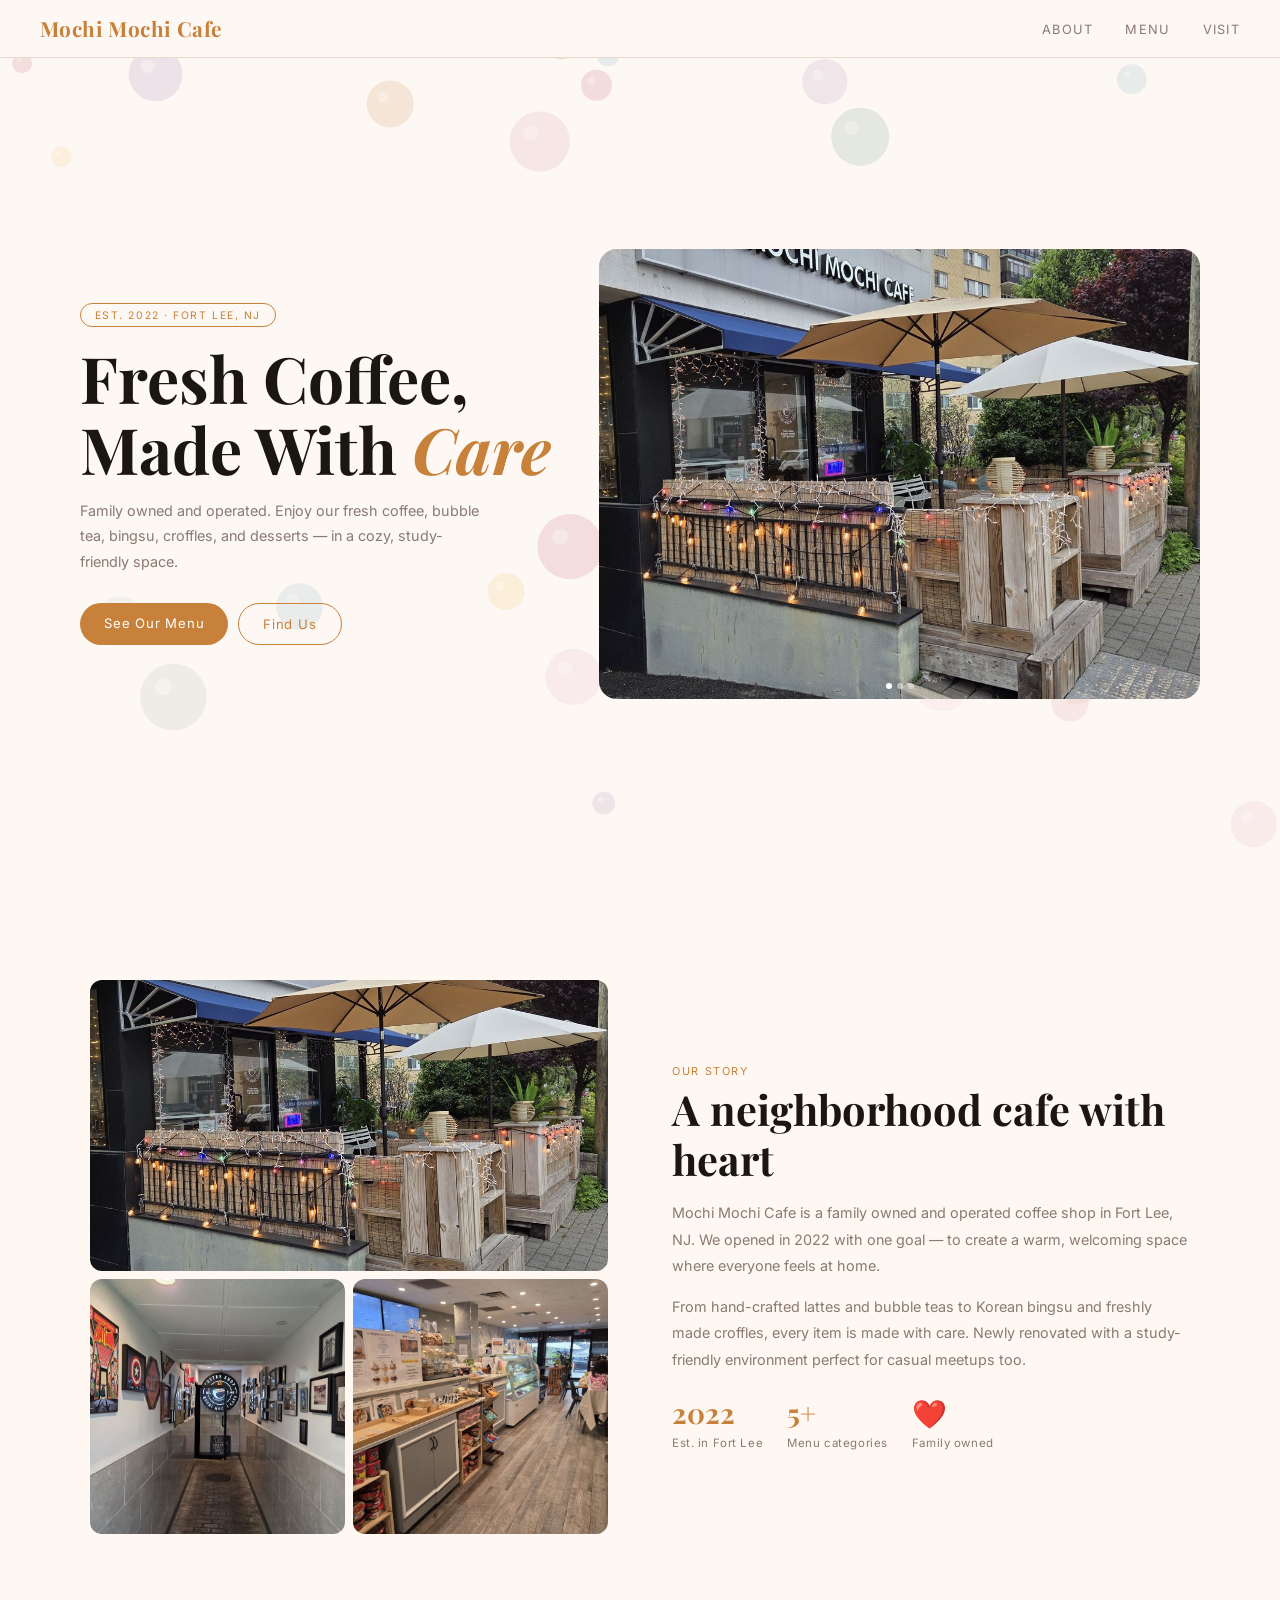
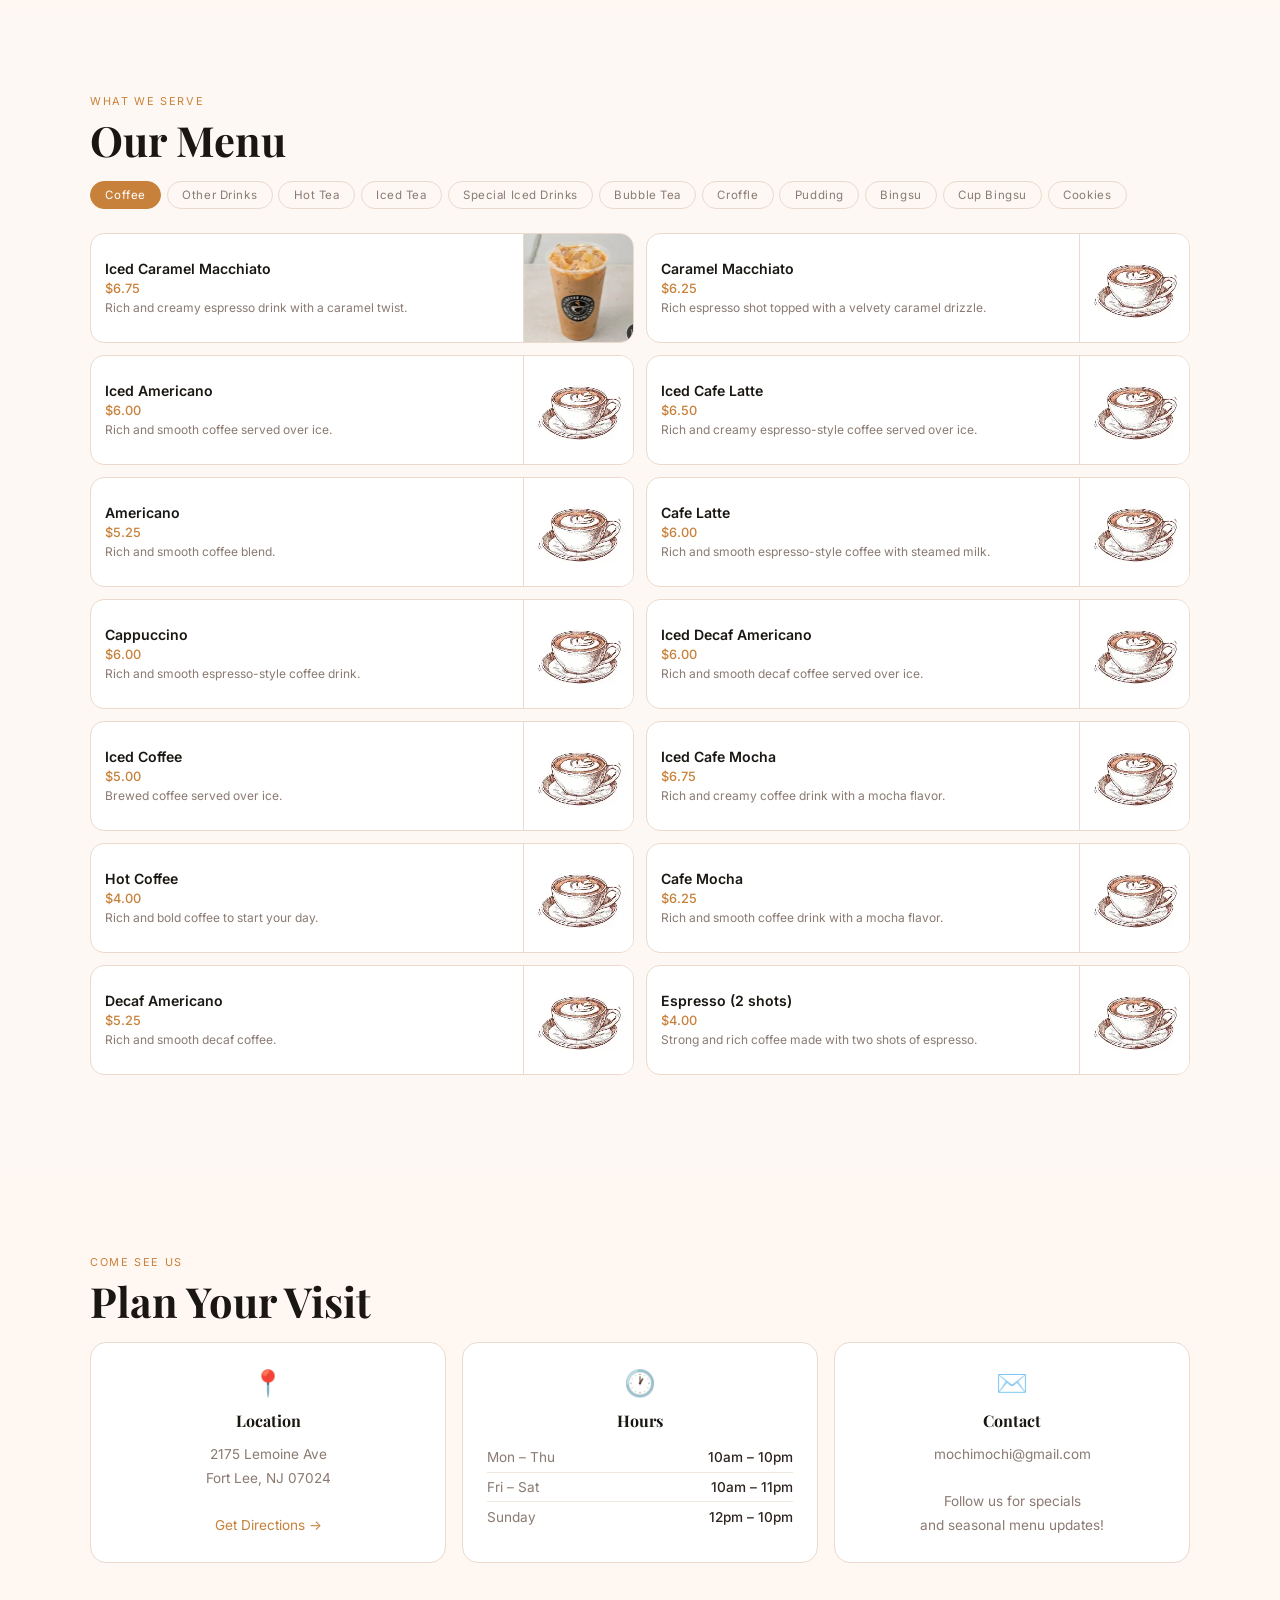
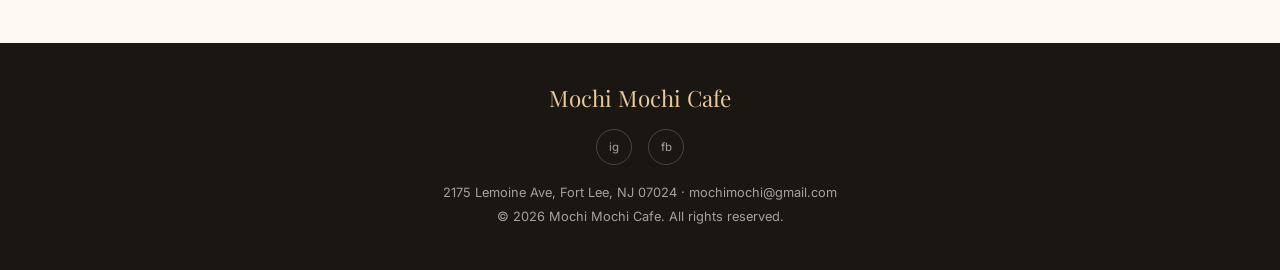
<file: index.html>
<!DOCTYPE html>
<html lang="en">
<head>
<meta charset="UTF-8"/>
<meta name="viewport" content="width=device-width, initial-scale=1.0"/>
<title>Mochi Mochi Cafe</title>
<link href="https://fonts.googleapis.com/css2?family=Playfair+Display:ital,wght@0,500;0,700;1,500&family=Inter:wght@300;400;500&display=swap" rel="stylesheet">
<link rel="stylesheet" href="styles.css">
</head>
<body>

<canvas id="bubbleCanvas"></canvas>

<nav>
  <div class="logo">Mochi Mochi Cafe</div>
  <ul>
    <li><a href="#about">About</a></li>
    <li><a href="#menu">Menu</a></li>
    <li><a href="#visit">Visit</a></li>
  </ul>
</nav>

<!-- HERO -->
<div style="max-width:1200px;margin:0 auto">
<section class="hero" id="home">
  <div>
    <div class="hero-tag">Est. 2022 · Fort Lee, NJ</div>
    <h1>Fresh Coffee,<br>Made With <em>Care</em></h1>
    <p class="hero-sub">Family owned and operated. Enjoy our fresh coffee, bubble tea, bingsu, croffles, and desserts — in a cozy, study-friendly space.</p>
    <div class="btn-group">
      <a href="#menu" class="btn btn-primary">See Our Menu</a>
      <a href="#visit" class="btn btn-outline">Find Us</a>
    </div>
  </div>
  <div class="carousel-wrap" id="heroCarousel">
    <img src="images/mochi1.jpg" class="carousel-image active" alt="Cafe exterior"/>
    <img src="images/mochi2.jpg" class="carousel-image" alt="Cafe entrance"/>
    <img src="images/mochi3.jpg" class="carousel-image" alt="Cafe interior"/>
    <div class="carousel-dots">
      <div class="dot active" onclick="goSlide(0)"></div>
      <div class="dot" onclick="goSlide(1)"></div>
      <div class="dot" onclick="goSlide(2)"></div>
    </div>
  </div>
</section>
</div>

<!-- ABOUT -->
<section class="about" id="about">
  <div class="container">
    <div class="about-grid">
      <div class="about-img-wrap">
        <img src="images/mochi1.jpg" alt="Mochi Mochi Cafe exterior"/>
        <img src="images/mochi2.jpg" alt="Cafe entrance"/>
        <img src="images/mochi3.jpg" alt="Cafe interior"/>
      </div>
      <div>
        <div class="sec-tag">Our Story</div>
        <h2>A neighborhood cafe with heart</h2>
        <p>Mochi Mochi Cafe is a family owned and operated coffee shop in Fort Lee, NJ. We opened in 2022 with one goal — to create a warm, welcoming space where everyone feels at home.</p>
        <p>From hand-crafted lattes and bubble teas to Korean bingsu and freshly made croffles, every item is made with care. Newly renovated with a study-friendly environment perfect for casual meetups too.</p>
        <div class="about-stats">
          <div class="stat"><span class="num">2022</span><span class="lbl">Est. in Fort Lee</span></div>
          <div class="stat"><span class="num">5+</span><span class="lbl">Menu categories</span></div>
          <div class="stat"><span class="num">❤️</span><span class="lbl">Family owned</span></div>
        </div>
      </div>
    </div>
  </div>
</section>

<!-- MENU -->
<section id="menu">
  <div class="container">
    <div class="sec-tag">What We Serve</div>
    <h2>Our Menu</h2>
    <div class="menu-nav" id="menuNav"></div>
    <div id="menuContent"></div>
  </div>
</section>

<!-- VISIT -->
<section class="visit" id="visit">
  <div class="container">
    <div class="sec-tag">Come See Us</div>
    <h2>Plan Your Visit</h2>
    <div class="info-grid">
      <div class="icard">
        <span class="icard-icon">📍</span>
        <h3>Location</h3>
        <p>2175 Lemoine Ave<br>Fort Lee, NJ 07024<br><br><a href="https://maps.google.com/?q=2175+Lemoine+Ave+Fort+Lee+NJ">Get Directions →</a></p>
      </div>
      <div class="icard">
        <span class="icard-icon">🕐</span>
        <h3>Hours</h3>
        <div class="hr-row"><span>Mon – Thu</span><span>10am – 10pm</span></div>
        <div class="hr-row"><span>Fri – Sat</span><span>10am – 11pm</span></div>
        <div class="hr-row"><span>Sunday</span><span>12pm – 10pm</span></div>
      </div>
      <div class="icard">
        <span class="icard-icon">✉️</span>
        <h3>Contact</h3>
        <p>mochimochi@gmail.com<br><br>Follow us for specials<br>and seasonal menu updates!</p>
      </div>
    </div>
  </div>
</section>

<footer>
  <span class="flogo">Mochi Mochi Cafe</span>
  <div class="socials">
    <a href="#">ig</a>
    <a href="#">fb</a>
  </div>
  <p>2175 Lemoine Ave, Fort Lee, NJ 07024 · mochimochi@gmail.com<br>© 2026 Mochi Mochi Cafe. All rights reserved.</p>
</footer>

<!-- BOTTOM TAB BAR (mobile only) -->
<div class="bottom-tab-bar-wrap" id="bottomTabBarWrap">
  <div class="bottom-tab-bar" id="bottomTabBar"></div>
  <div class="scroll-hint" id="scrollHint">
    <span class="scroll-hint-icon">›</span>
  </div>
</div>

<script src="script.js"></script>
</body>
</html>
</file>
<file: styles.css>
/* ── Reset & Variables ───────────────────────────────────── */
*, *::before, *::after { margin: 0; padding: 0; box-sizing: border-box; }

:root {
  --cream: #FDF8F3;
  --dark: #1A1612;
  --accent: #C8813A;
  --accent2: #4A7C59;
  --accent3: #C2506A;
  --text: #2E2420;
  --muted: #8A7A72;
  --light: #FFF8F2;
  --border: #EAD9CC;
}

body {
  font-family: 'Inter', sans-serif;
  background: var(--cream);
  color: var(--text);
  overflow-x: hidden;
}

a { color: inherit; text-decoration: none; }

/* ── Bubbles ─────────────────────────────────────────────── */
#bubbleCanvas {
  position: fixed;
  inset: 0;
  pointer-events: none;
  z-index: 0;
  opacity: .45;
}

/* ── Nav ─────────────────────────────────────────────────── */
nav {
  position: fixed;
  top: 0; left: 0; right: 0;
  z-index: 200;
  display: flex;
  justify-content: space-between;
  align-items: center;
  padding: .75rem 1.25rem;
  background: rgba(253,248,243,0.96);
  backdrop-filter: blur(6px);
  border-bottom: 1px solid var(--border);
}

.logo {
  font-family: 'Playfair Display', serif;
  font-size: 1.1rem;
  font-weight: 700;
  color: var(--accent);
  letter-spacing: .02em;
}

nav ul { list-style: none; display: flex; gap: 1.25rem; }

nav ul a {
  font-size: .72rem;
  letter-spacing: .1em;
  text-transform: uppercase;
  color: var(--muted);
  transition: color .2s;
}

nav ul a:hover { color: var(--accent); }

/* ── Hero ────────────────────────────────────────────────── */
.hero-outer { max-width: 1200px; margin: 0 auto; }

.hero {
  min-height: 100svh;
  display: flex;
  flex-direction: column;
  align-items: center;
  padding: 5rem 1.25rem 3rem;
  gap: 2rem;
  position: relative;
  z-index: 1;
}

.hero-text { text-align: center; order: 2; }

.hero-tag {
  display: inline-block;
  font-size: .65rem;
  letter-spacing: .15em;
  text-transform: uppercase;
  color: var(--accent);
  border: 1px solid var(--accent);
  padding: .28rem .85rem;
  border-radius: 50px;
  margin-bottom: 1rem;
}

.hero h1 {
  font-family: 'Playfair Display', serif;
  font-size: clamp(2rem, 8vw, 4rem);
  line-height: 1.1;
  color: var(--dark);
  margin-bottom: .85rem;
}

.hero h1 em { color: var(--accent); font-style: italic; }

.hero-sub {
  font-size: .9rem;
  color: var(--muted);
  line-height: 1.8;
  margin-bottom: 1.75rem;
  max-width: 400px;
  margin-left: auto;
  margin-right: auto;
}

.btn-group {
  display: flex;
  gap: .6rem;
  flex-wrap: wrap;
  justify-content: center;
}

.btn {
  font-size: .82rem;
  letter-spacing: .06em;
  padding: .75rem 1.5rem;
  border-radius: 50px;
  cursor: pointer;
  transition: all .2s;
  border: none;
  font-family: 'Inter', sans-serif;
}

.btn-primary { background: var(--accent); color: #fff; }
.btn-primary:hover { background: #B07030; transform: translateY(-1px); }
.btn-outline { background: transparent; color: var(--accent); border: 1.5px solid var(--accent); }
.btn-outline:hover { background: var(--accent); color: #fff; transform: translateY(-1px); }

/* ── Carousel ────────────────────────────────────────────── */
.carousel-wrap {
  position: relative;
  border-radius: 18px;
  overflow: hidden;
  width: 100%;
  max-width: 480px;
  aspect-ratio: 4/3;
  background: #E8D5C0;
  order: 1;
}

.carousel-wrap img {
  position: absolute;
  inset: 0;
  width: 100%;
  height: 100%;
  object-fit: cover;
  opacity: 0;
  transition: opacity .8s ease;
}

.carousel-wrap img.active { opacity: 1; }

.carousel-dots {
  position: absolute;
  bottom: 10px;
  left: 50%;
  transform: translateX(-50%);
  display: flex;
  gap: 5px;
}

.dot {
  width: 6px; height: 6px;
  border-radius: 50%;
  background: rgba(255,255,255,.5);
  transition: background .3s;
  cursor: pointer;
}

.dot.active { background: #fff; }

/* ── Shared section ──────────────────────────────────────── */
section {
  padding: 3.5rem 1.25rem;
  position: relative;
  z-index: 1;
}

.container { max-width: 1100px; margin: 0 auto; }

.sec-tag {
  font-size: .68rem;
  letter-spacing: .15em;
  text-transform: uppercase;
  color: var(--accent);
  margin-bottom: .4rem;
}

h2 {
  font-family: 'Playfair Display', serif;
  font-size: clamp(1.6rem, 5vw, 2.6rem);
  color: var(--dark);
  margin-bottom: 1rem;
  line-height: 1.2;
}

/* ── About ───────────────────────────────────────────────── */
.about { background: var(--light); }

.about-grid {
  display: flex;
  flex-direction: column;
  gap: 2rem;
}

.about-img-wrap {
  display: grid;
  grid-template-columns: 1fr 1fr;
  gap: .5rem;
}

.about-img-wrap img {
  width: 100%;
  aspect-ratio: 1;
  object-fit: cover;
  border-radius: 12px;
}

.about-img-wrap img:first-child {
  grid-column: 1 / -1;
  aspect-ratio: 16/9;
}

.about p {
  font-size: .9rem;
  color: var(--muted);
  line-height: 1.85;
  margin-bottom: .85rem;
}

.about-stats {
  display: flex;
  gap: 1.5rem;
  margin-top: 1.25rem;
  flex-wrap: wrap;
}

.stat .num {
  font-family: 'Playfair Display', serif;
  font-size: 1.75rem;
  font-weight: 700;
  color: var(--accent);
  display: block;
}

.stat .lbl { font-size: .72rem; color: var(--muted); letter-spacing: .05em; }

/* ── Menu tabs ───────────────────────────────────────────── */
.menu-nav {
  display: none; /* hidden on mobile; shown on desktop via media query */
  gap: .35rem;
  flex-wrap: wrap;
  margin-bottom: 1.5rem;
}

.mtab {
  font-size: .72rem;
  letter-spacing: .05em;
  padding: .4rem .9rem;
  border-radius: 50px;
  border: 1px solid var(--border);
  background: transparent;
  color: var(--muted);
  cursor: pointer;
  transition: all .2s;
  font-family: 'Inter', sans-serif;
}

.mtab.active, .mtab:hover {
  background: var(--accent);
  color: #fff;
  border-color: var(--accent);
}

/* ── Menu card (horizontal, fixed height) ────────────────── */
.menu-list { display: flex; flex-direction: column; gap: .65rem; margin-bottom: 1.25rem; }

@keyframes fadeUp {
  from { opacity: 0; transform: translateY(10px); }
  to   { opacity: 1; transform: translateY(0); }
}

.menu-card {
  display: flex;
  align-items: stretch;
  background: #fff;
  border: 1px solid var(--border);
  border-radius: 14px;
  overflow: hidden;
  transition: box-shadow .2s;
  height: 100px;
  opacity: 0;
  animation: fadeUp .35s ease forwards;
}

.menu-card:hover { box-shadow: 0 4px 16px rgba(0,0,0,.07); }

.menu-card-body {
  flex: 1;
  padding: .7rem .9rem;
  display: flex;
  flex-direction: column;
  justify-content: center;
  gap: .15rem;
  min-width: 0;
  overflow: hidden;
}

.menu-card-name {
  font-size: .88rem;
  font-weight: 600;
  color: var(--dark);
  line-height: 1.3;
  white-space: nowrap;
  overflow: hidden;
  text-overflow: ellipsis;
}

.menu-card-price {
  font-size: .8rem;
  color: var(--accent);
  font-weight: 500;
}

.menu-card-desc {
  font-size: .75rem;
  color: var(--muted);
  line-height: 1.4;
  margin-top: .1rem;
  display: -webkit-box;
  -webkit-line-clamp: 2;
  -webkit-box-orient: vertical;
  overflow: hidden;
}

.menu-card-img {
  flex: 0 0 100px;
  width: 100px;
  height: 100px;
  object-fit: cover;
  display: block;
  border-left: 1px solid var(--border);
}

/* ── Plain list rows (no image) ──────────────────────────── */
.more-label {
  font-size: .72rem;
  color: var(--muted);
  margin: .75rem 0 .5rem;
  letter-spacing: .06em;
  text-transform: uppercase;
}

.list-grid { display: grid; grid-template-columns: 1fr; gap: .4rem; }

.list-row {
  display: flex;
  justify-content: space-between;
  align-items: flex-start;
  padding: .7rem .9rem;
  background: #fff;
  border-radius: 10px;
  border: 1px solid var(--border);
  gap: .75rem;
}

.list-row-left { flex: 1; min-width: 0; }
.list-row .lname { font-size: .88rem; color: var(--text); font-weight: 500; }
.list-row .ldesc { font-size: .78rem; color: var(--muted); line-height: 1.5; margin-top: .2rem; }
.list-row .lprice { font-size: .88rem; color: var(--accent); font-weight: 500; white-space: nowrap; padding-top: .05rem; }

/* ── Visit ───────────────────────────────────────────────── */
.visit { background: var(--light); }

/* mobile: stack vertically */
.info-grid {
  display: grid;
  grid-template-columns: 1fr;
  gap: 1rem;
}

.icard {
  background: #fff;
  border-radius: 16px;
  padding: 1.5rem;
  border: 1px solid var(--border);
  text-align: center;
  width: 100%;
}

.icard-icon { font-size: 1.6rem; margin-bottom: .75rem; display: block; }

.icard h3 {
  font-family: 'Playfair Display', serif;
  font-size: 1rem;
  color: var(--dark);
  margin-bottom: .75rem;
}

.icard p { font-size: .85rem; color: var(--muted); line-height: 1.75; }
.icard a { color: var(--accent); }

.hr-row {
  display: flex;
  justify-content: space-between;
  align-items: center;
  font-size: .85rem;
  padding: .4rem 0;
  border-bottom: 1px solid #F0E8DC;
  color: var(--muted);
  gap: 1rem;
}

.hr-row:last-child { border: none; }
.hr-row span:first-child { text-align: left; }
.hr-row span:last-child { color: var(--text); font-weight: 500; text-align: right; white-space: nowrap; }

/* ── Footer ──────────────────────────────────────────────── */
footer {
  background: var(--dark);
  color: rgba(255,255,255,.6);
  padding: 2.5rem 1.25rem;
  text-align: center;
  position: relative;
  z-index: 1;
}

.flogo {
  font-family: 'Playfair Display', serif;
  color: #E8C99A;
  font-size: 1.4rem;
  display: block;
  margin-bottom: .65rem;
}

footer p { font-size: .8rem; line-height: 1.9; }

.socials { display: flex; justify-content: center; gap: 1rem; margin: 1rem 0; }

.socials a {
  width: 36px; height: 36px;
  border-radius: 50%;
  border: 1px solid rgba(255,255,255,.2);
  display: flex;
  align-items: center;
  justify-content: center;
  font-size: .72rem;
  transition: all .2s;
  color: rgba(255,255,255,.6);
}

.socials a:hover { background: var(--accent); border-color: var(--accent); color: #fff; }

/* ── Bottom tab bar (mobile only) ────────────────────────── */
.bottom-tab-bar-wrap {
  display: none;
  position: fixed;
  bottom: 0; left: 0; right: 0;
  z-index: 150;
  background: rgba(253,248,243,0.97);
  backdrop-filter: blur(8px);
  border-top: 1px solid var(--border);
  padding-bottom: env(safe-area-inset-bottom);
}

.bottom-tab-bar {
  display: flex;
  overflow-x: auto;
  scrollbar-width: none;
  -webkit-overflow-scrolling: touch;
  padding: .5rem .5rem;
  gap: .3rem;
}
.bottom-tab-bar::-webkit-scrollbar { display: none; }

.bottom-tab-bar .btab {
  flex: 0 0 auto;
  font-size: .7rem;
  padding: .4rem .85rem;
  border-radius: 50px;
  border: 1px solid var(--border);
  background: transparent;
  color: var(--muted);
  cursor: pointer;
  white-space: nowrap;
  font-family: 'Inter', sans-serif;
  transition: all .2s;
}
.bottom-tab-bar .btab.active {
  background: var(--accent);
  color: #fff;
  border-color: var(--accent);
}

/* fade + chevron hint */
.scroll-hint {
  position: absolute;
  right: 0; top: 0; bottom: 0;
  width: 52px;
  display: flex;
  align-items: center;
  justify-content: flex-end;
  padding-right: 10px;
  padding-bottom: env(safe-area-inset-bottom);
  background: linear-gradient(to right, transparent, rgba(253,248,243,0.97) 55%);
  pointer-events: none;
  transition: opacity .3s;
}
.scroll-hint.hidden { opacity: 0; }
.scroll-hint-icon {
  font-size: .9rem;
  color: var(--accent);
  animation: nudge 1.2s ease-in-out infinite;
}
@keyframes nudge {
  0%,100% { transform: translateX(0); }
  50%      { transform: translateX(4px); }
}

/* extra bottom padding on menu section so last card isn't hidden behind tab bar */
#menu { padding-bottom: 6rem; }

/* ── Tablet 480px+ ───────────────────────────────────────── */
@media (min-width: 480px) {
  .list-grid { grid-template-columns: repeat(2, 1fr); }
}

/* ── Desktop 768px+ ──────────────────────────────────────── */
@media (min-width: 768px) {
  nav { padding: .9rem 2.5rem; }
  .logo { font-size: 1.3rem; }
  nav ul { gap: 2rem; }
  nav ul a { font-size: .8rem; }

  .hero {
    flex-direction: row;
    justify-content: space-between;
    align-items: center;
    padding: 7rem 2.5rem 4rem;
    gap: 3rem;
    text-align: left;
  }

  .hero-text { order: 1; text-align: left; flex: 1; }
  .carousel-wrap { order: 2; max-width: none; flex: 1; }
  .btn-group { justify-content: flex-start; }
  .hero-sub { margin-left: 0; margin-right: 0; }

  section { padding: 5rem 2rem; }
  #menu { padding-bottom: 5rem; }

  .about-grid { flex-direction: row; gap: 4rem; align-items: center; }
  .about-grid > * { flex: 1; }

  .menu-list { display: grid; grid-template-columns: repeat(2, 1fr); gap: .75rem; }
  .menu-card { height: 110px; }
  .menu-card-img { flex: 0 0 110px; width: 110px; height: 110px; }
  .list-grid { grid-template-columns: repeat(2, 1fr); gap: .5rem; }

  /* hide bottom tab bar; show inline tabs instead */
  .bottom-tab-bar-wrap { display: none !important; }
  .menu-nav { display: flex; }

  .info-grid { grid-template-columns: repeat(3, 1fr); }
}
</file>
